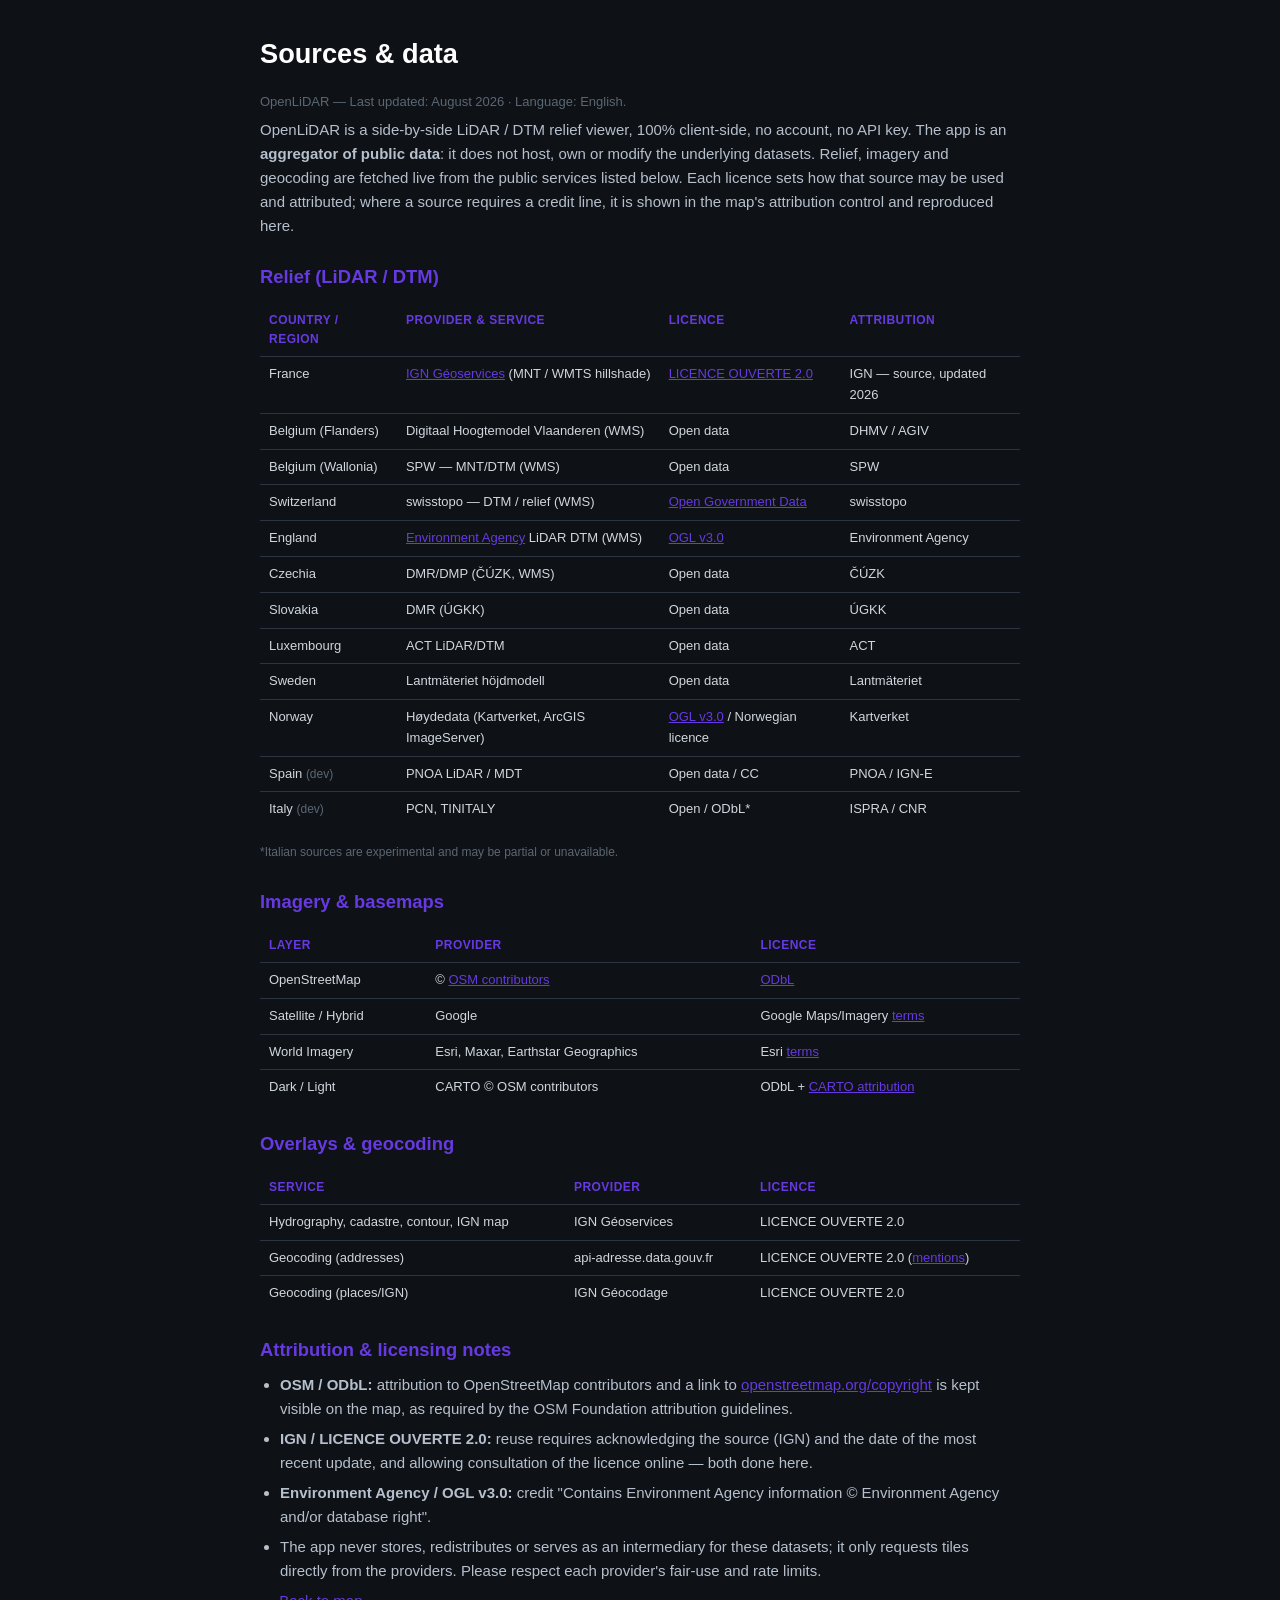
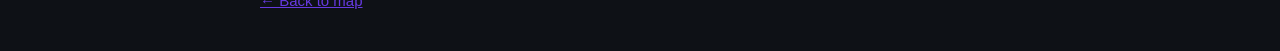
<file: data.html>
<!DOCTYPE html>
<html lang="en">
<head>
  <meta charset="UTF-8">
  <meta name="viewport" content="width=device-width, initial-scale=1.0">
  <title>OpenLiDAR · Sources & data</title>
  <link rel="stylesheet" href="css/simple.css">
</head>
<body>
<main>
  <h1>Sources &amp; data</h1>
  <p class="meta">OpenLiDAR — Last updated: August 2026 · Language: English.</p>

  <p>OpenLiDAR is a side-by-side LiDAR / DTM relief viewer, 100% client-side, no account, no API key. The app is an <strong>aggregator of public data</strong>: it does not host, own or modify the underlying datasets. Relief, imagery and geocoding are fetched live from the public services listed below. Each licence sets how that source may be used and attributed; where a source requires a credit line, it is shown in the map's attribution control and reproduced here.</p>

  <h2>Relief (LiDAR / DTM)</h2>
  <table>
    <tr><th>Country / Region</th><th>Provider &amp; service</th><th>Licence</th><th>Attribution</th></tr>
    <tr><td>France</td><td><a href="https://geoservices.ign.fr/" target="_blank" rel="noopener">IGN Géoservices</a> (MNT / WMTS hillshade)</td><td><a href="https://www.etalab.gouv.fr/licence-ouverte-open-licence/" target="_blank" rel="noopener">LICENCE OUVERTE 2.0</a></td><td>IGN — source, updated 2026</td></tr>
    <tr><td>Belgium (Flanders)</td><td>Digitaal Hoogtemodel Vlaanderen (WMS)</td><td>Open data</td><td>DHMV / AGIV</td></tr>
    <tr><td>Belgium (Wallonia)</td><td>SPW — MNT/DTM (WMS)</td><td>Open data</td><td>SPW</td></tr>
    <tr><td>Switzerland</td><td>swisstopo — DTM / relief (WMS)</td><td><a href="https://www.swisstopo.admin.ch/en/home/meta/conditions.html" target="_blank" rel="noopener">Open Government Data</a></td><td>swisstopo</td></tr>
    <tr><td>England</td><td><a href="https://environment.data.gov.uk/" target="_blank" rel="noopener">Environment Agency</a> LiDAR DTM (WMS)</td><td><a href="https://www.nationalarchives.gov.uk/doc/open-government-licence/version/3/" target="_blank" rel="noopener">OGL v3.0</a></td><td>Environment Agency</td></tr>
    <tr><td>Czechia</td><td>DMR/DMP (ČÚZK, WMS)</td><td>Open data</td><td>ČÚZK</td></tr>
    <tr><td>Slovakia</td><td>DMR (ÚGKK)</td><td>Open data</td><td>ÚGKK</td></tr>
    <tr><td>Luxembourg</td><td>ACT LiDAR/DTM</td><td>Open data</td><td>ACT</td></tr>
    <tr><td>Sweden</td><td>Lantmäteriet höjdmodell</td><td>Open data</td><td>Lantmäteriet</td></tr>
    <tr><td>Norway</td><td>Høydedata (Kartverket, ArcGIS ImageServer)</td><td><a href="https://www.nationalarchives.gov.uk/doc/open-government-licence/version/3/" target="_blank" rel="noopener">OGL v3.0</a> / Norwegian licence</td><td>Kartverket</td></tr>
    <tr><td>Spain <small>(dev)</small></td><td>PNOA LiDAR / MDT</td><td>Open data / CC</td><td>PNOA / IGN-E</td></tr>
    <tr><td>Italy <small>(dev)</small></td><td>PCN, TINITALY</td><td>Open / ODbL*</td><td>ISPRA / CNR</td></tr>
  </table>
  <p><small>*Italian sources are experimental and may be partial or unavailable.</small></p>

  <h2>Imagery &amp; basemaps</h2>
  <table>
    <tr><th>Layer</th><th>Provider</th><th>Licence</th></tr>
    <tr><td>OpenStreetMap</td><td>© <a href="https://www.openstreetmap.org/copyright" target="_blank" rel="noopener">OSM contributors</a></td><td><a href="https://opendatacommons.org/licenses/odbl/" target="_blank" rel="noopener">ODbL</a></td></tr>
    <tr><td>Satellite / Hybrid</td><td>Google</td><td>Google Maps/Imagery <a href="https://www.google.com/permissions/geoguidelines/" target="_blank" rel="noopener">terms</a></td></tr>
    <tr><td>World Imagery</td><td>Esri, Maxar, Earthstar Geographics</td><td>Esri <a href="https://www.esri.com/en-us/legal/terms" target="_blank" rel="noopener">terms</a></td></tr>
    <tr><td>Dark / Light</td><td>CARTO © OSM contributors</td><td>ODbL + <a href="https://carto.com/attributions" target="_blank" rel="noopener">CARTO attribution</a></td></tr>
  </table>

  <h2>Overlays &amp; geocoding</h2>
  <table>
    <tr><th>Service</th><th>Provider</th><th>Licence</th></tr>
    <tr><td>Hydrography, cadastre, contour, IGN map</td><td>IGN Géoservices</td><td>LICENCE OUVERTE 2.0</td></tr>
    <tr><td>Geocoding (addresses)</td><td>api-adresse.data.gouv.fr</td><td>LICENCE OUVERTE 2.0 (<a href="https://adresse.data.gouv.fr/mentions-legales" target="_blank" rel="noopener">mentions</a>)</td></tr>
    <tr><td>Geocoding (places/IGN)</td><td>IGN Géocodage</td><td>LICENCE OUVERTE 2.0</td></tr>
  </table>

  <h2>Attribution &amp; licensing notes</h2>
  <ul>
    <li><strong>OSM / ODbL:</strong> attribution to OpenStreetMap contributors and a link to <a href="https://www.openstreetmap.org/copyright" target="_blank" rel="noopener">openstreetmap.org/copyright</a> is kept visible on the map, as required by the OSM Foundation attribution guidelines.</li>
    <li><strong>IGN / LICENCE OUVERTE 2.0:</strong> reuse requires acknowledging the source (IGN) and the date of the most recent update, and allowing consultation of the licence online — both done here.</li>
    <li><strong>Environment Agency / OGL v3.0:</strong> credit "Contains Environment Agency information © Environment Agency and/or database right".</li>
    <li>The app never stores, redistributes or serves as an intermediary for these datasets; it only requests tiles directly from the providers. Please respect each provider's fair-use and rate limits.</li>
  </ul>

  <p><a href="index.html">← Back to map</a></p>
</main>
</body>
</html>
</file>
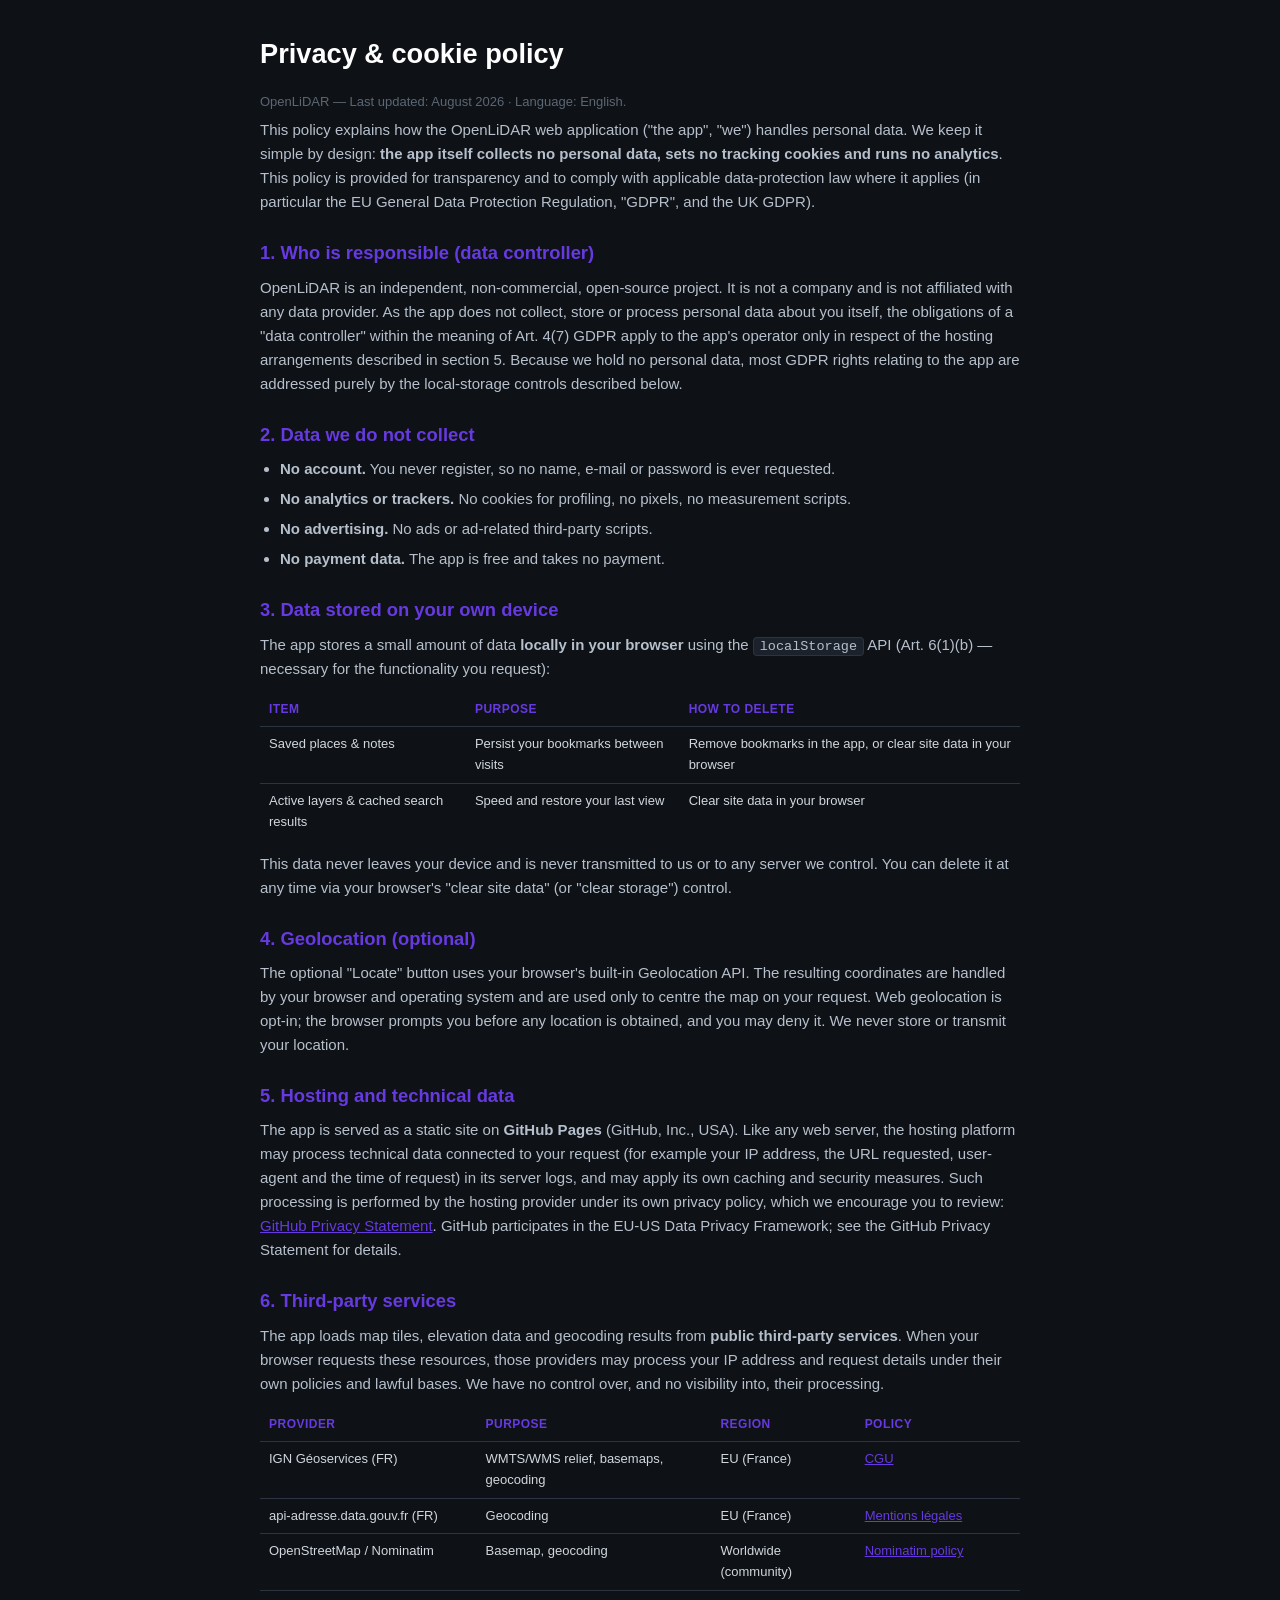
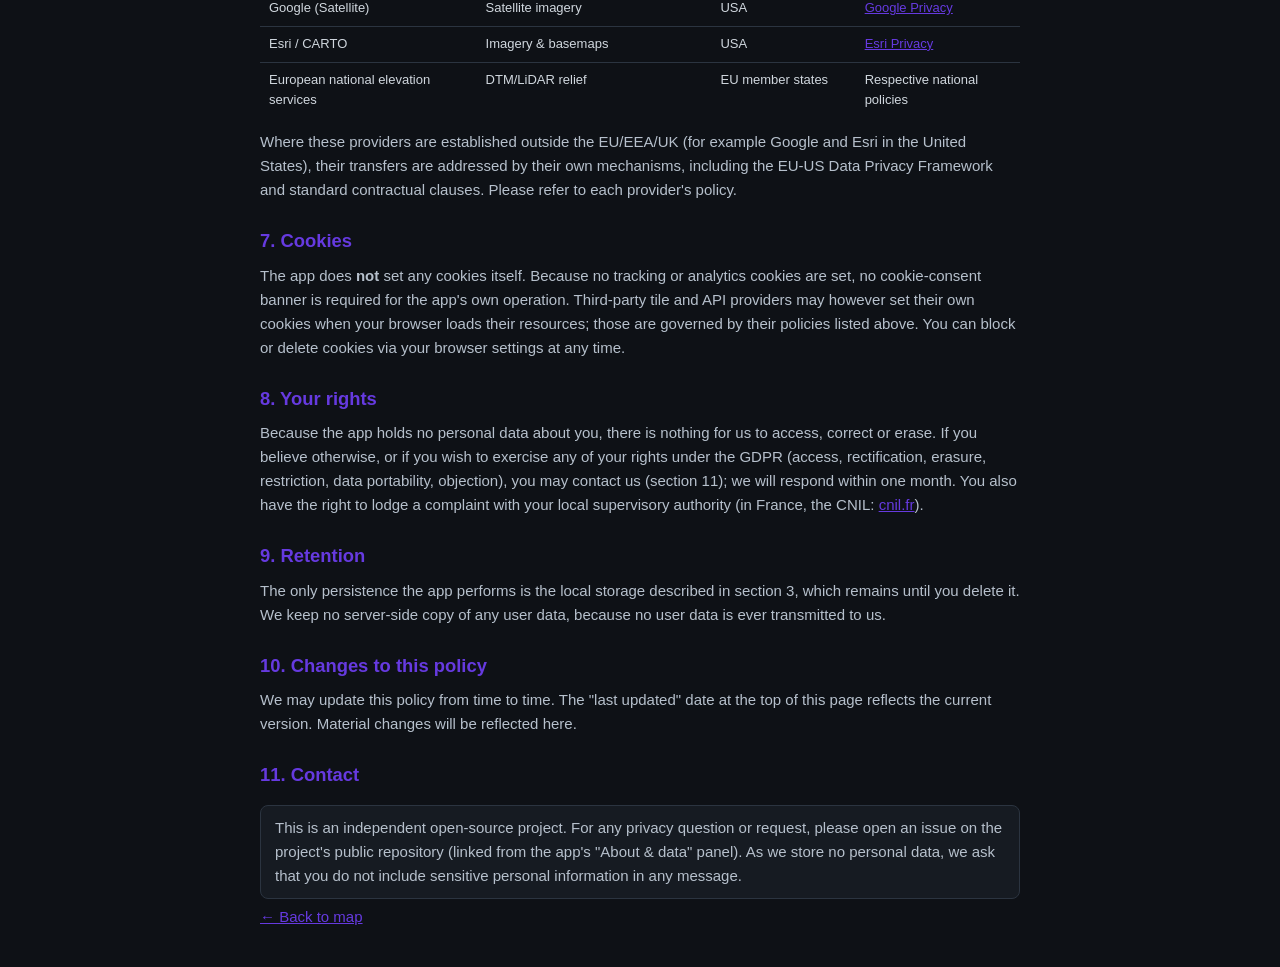
<file: privacy.html>
<!DOCTYPE html>
<html lang="en">
<head>
  <meta charset="UTF-8">
  <meta name="viewport" content="width=device-width, initial-scale=1.0">
  <title>OpenLiDAR · Privacy policy</title>
  <link rel="stylesheet" href="css/simple.css">
</head>
<body>
<main>
  <h1>Privacy &amp; cookie policy</h1>
  <p class="meta">OpenLiDAR — Last updated: August 2026 · Language: English.</p>

  <p>This policy explains how the OpenLiDAR web application ("the app", "we") handles personal data. We keep it simple by design: <strong>the app itself collects no personal data, sets no tracking cookies and runs no analytics</strong>. This policy is provided for transparency and to comply with applicable data-protection law where it applies (in particular the EU General Data Protection Regulation, "GDPR", and the UK GDPR).</p>

  <h2>1. Who is responsible (data controller)</h2>
  <p>OpenLiDAR is an independent, non-commercial, open-source project. It is not a company and is not affiliated with any data provider. As the app does not collect, store or process personal data about you itself, the obligations of a "data controller" within the meaning of Art.&nbsp;4(7) GDPR apply to the app's operator only in respect of the hosting arrangements described in section&nbsp;5. Because we hold no personal data, most GDPR rights relating to the app are addressed purely by the local-storage controls described below.</p>

  <h2>2. Data we do not collect</h2>
  <ul>
    <li><strong>No account.</strong> You never register, so no name, e-mail or password is ever requested.</li>
    <li><strong>No analytics or trackers.</strong> No cookies for profiling, no pixels, no measurement scripts.</li>
    <li><strong>No advertising.</strong> No ads or ad-related third-party scripts.</li>
    <li><strong>No payment data.</strong> The app is free and takes no payment.</li>
  </ul>

  <h2>3. Data stored on your own device</h2>
  <p>The app stores a small amount of data <strong>locally in your browser</strong> using the <code>localStorage</code> API (Art.&nbsp;6(1)(b) — necessary for the functionality you request):</p>
  <table>
    <tr><th>Item</th><th>Purpose</th><th>How to delete</th></tr>
    <tr><td>Saved places &amp; notes</td><td>Persist your bookmarks between visits</td><td>Remove bookmarks in the app, or clear site data in your browser</td></tr>
    <tr><td>Active layers &amp; cached search results</td><td>Speed and restore your last view</td><td>Clear site data in your browser</td></tr>
  </table>
  <p>This data never leaves your device and is never transmitted to us or to any server we control. You can delete it at any time via your browser's "clear site data" (or "clear storage") control.</p>

  <h2>4. Geolocation (optional)</h2>
  <p>The optional "Locate" button uses your browser's built-in Geolocation API. The resulting coordinates are handled by your browser and operating system and are used only to centre the map on your request. Web geolocation is opt-in; the browser prompts you before any location is obtained, and you may deny it. We never store or transmit your location.</p>

  <h2>5. Hosting and technical data</h2>
  <p>The app is served as a static site on <strong>GitHub Pages</strong> (GitHub, Inc., USA). Like any web server, the hosting platform may process technical data connected to your request (for example your IP address, the URL requested, user-agent and the time of request) in its server logs, and may apply its own caching and security measures. Such processing is performed by the hosting provider under its own privacy policy, which we encourage you to review: <a href="https://docs.github.com/en/site-policy/privacy-policies" target="_blank" rel="noopener">GitHub Privacy Statement</a>. GitHub participates in the EU-US Data Privacy Framework; see the GitHub Privacy Statement for details.</p>

  <h2>6. Third-party services</h2>
  <p>The app loads map tiles, elevation data and geocoding results from <strong>public third-party services</strong>. When your browser requests these resources, those providers may process your IP address and request details under their own policies and lawful bases. We have no control over, and no visibility into, their processing.</p>
  <table>
    <tr><th>Provider</th><th>Purpose</th><th>Region</th><th>Policy</th></tr>
    <tr><td>IGN Géoservices (FR)</td><td>WMTS/WMS relief, basemaps, geocoding</td><td>EU (France)</td><td><a href="https://geoservices.ign.fr/conditions-generales" target="_blank" rel="noopener">CGU</a></td></tr>
    <tr><td>api-adresse.data.gouv.fr (FR)</td><td>Geocoding</td><td>EU (France)</td><td><a href="https://adresse.data.gouv.fr/mentions-legales" target="_blank" rel="noopener">Mentions légales</a></td></tr>
    <tr><td>OpenStreetMap / Nominatim</td><td>Basemap, geocoding</td><td>Worldwide (community)</td><td><a href="https://operations.osmfoundation.org/policies/nominatim/" target="_blank" rel="noopener">Nominatim policy</a></td></tr>
    <tr><td>Google (Satellite)</td><td>Satellite imagery</td><td>USA</td><td><a href="https://policies.google.com/privacy" target="_blank" rel="noopener">Google Privacy</a></td></tr>
    <tr><td>Esri / CARTO</td><td>Imagery &amp; basemaps</td><td>USA</td><td><a href="https://www.esri.com/en-us/privacy/overview" target="_blank" rel="noopener">Esri Privacy</a></td></tr>
    <tr><td>European national elevation services</td><td>DTM/LiDAR relief</td><td>EU member states</td><td>Respective national policies</td></tr>
  </table>
  <p>Where these providers are established outside the EU/EEA/UK (for example Google and Esri in the United States), their transfers are addressed by their own mechanisms, including the EU-US Data Privacy Framework and standard contractual clauses. Please refer to each provider's policy.</p>

  <h2>7. Cookies</h2>
  <p>The app does <strong>not</strong> set any cookies itself. Because no tracking or analytics cookies are set, no cookie-consent banner is required for the app's own operation. Third-party tile and API providers may however set their own cookies when your browser loads their resources; those are governed by their policies listed above. You can block or delete cookies via your browser settings at any time.</p>

  <h2>8. Your rights</h2>
  <p>Because the app holds no personal data about you, there is nothing for us to access, correct or erase. If you believe otherwise, or if you wish to exercise any of your rights under the GDPR (access, rectification, erasure, restriction, data portability, objection), you may contact us (section&nbsp;11); we will respond within one month. You also have the right to lodge a complaint with your local supervisory authority (in France, the CNIL: <a href="https://www.cnil.fr" target="_blank" rel="noopener">cnil.fr</a>).</p>

  <h2>9. Retention</h2>
  <p>The only persistence the app performs is the local storage described in section&nbsp;3, which remains until you delete it. We keep no server-side copy of any user data, because no user data is ever transmitted to us.</p>

  <h2>10. Changes to this policy</h2>
  <p>We may update this policy from time to time. The "last updated" date at the top of this page reflects the current version. Material changes will be reflected here.</p>

  <h2>11. Contact</h2>
  <p class="contact">This is an independent open-source project. For any privacy question or request, please open an issue on the project's public repository (linked from the app's "About &amp; data" panel). As we store no personal data, we ask that you do not include sensitive personal information in any message.</p>

  <p><a href="index.html">← Back to map</a></p>
</main>
</body>
</html>
</file>
<file: css/simple.css>
* { margin: 0; padding: 0; box-sizing: border-box; }
body {
  font-family: 'Inter', -apple-system, "Segoe UI", sans-serif;
  background: #0e1116; color: #d0d7de;
  font-size: 15px; line-height: 1.6;
  padding: 32px 16px;
}
main { max-width: 760px; margin: 0 auto; }
h1 { font-size: 1.7rem; margin-bottom: 16px; color: #fff; }
h2 { font-size: 1.15rem; margin: 24px 0 8px; color: #663AE0; }
p, li { margin: 6px 0; color: #b6c0cc; }
ul { padding-left: 20px; }
code {
  background: #1c222c; border: 1px solid #2b3440;
  padding: 1px 6px; border-radius: 4px; font-size: 0.9em;
}
a { color: #663AE0; }
.badge {
  display: inline-block; background: #663AE0; color: #fff;
  font-size: 11px; font-weight: 600; padding: 2px 8px; border-radius: 10px;
}
.meta { color: #5b6773; font-size: 13px; }
h3 { font-size: 1.02rem; margin: 20px 0 6px; color: #fff; }
table { width: 100%; border-collapse: collapse; margin: 12px 0; font-size: 13px; }
th, td { text-align: left; padding: 7px 9px; border-bottom: 1px solid #2b3440; vertical-align: top; }
th { color: #663AE0; font-size: 12px; text-transform: uppercase; letter-spacing: .04em; }
tr:last-child td { border-bottom: none; }
small { color: #5b6773; font-size: 12px; }
.contact { background: #161b22; border: 1px solid #2b3440; border-radius: 8px; padding: 10px 14px; margin-top: 16px; }
</file>
